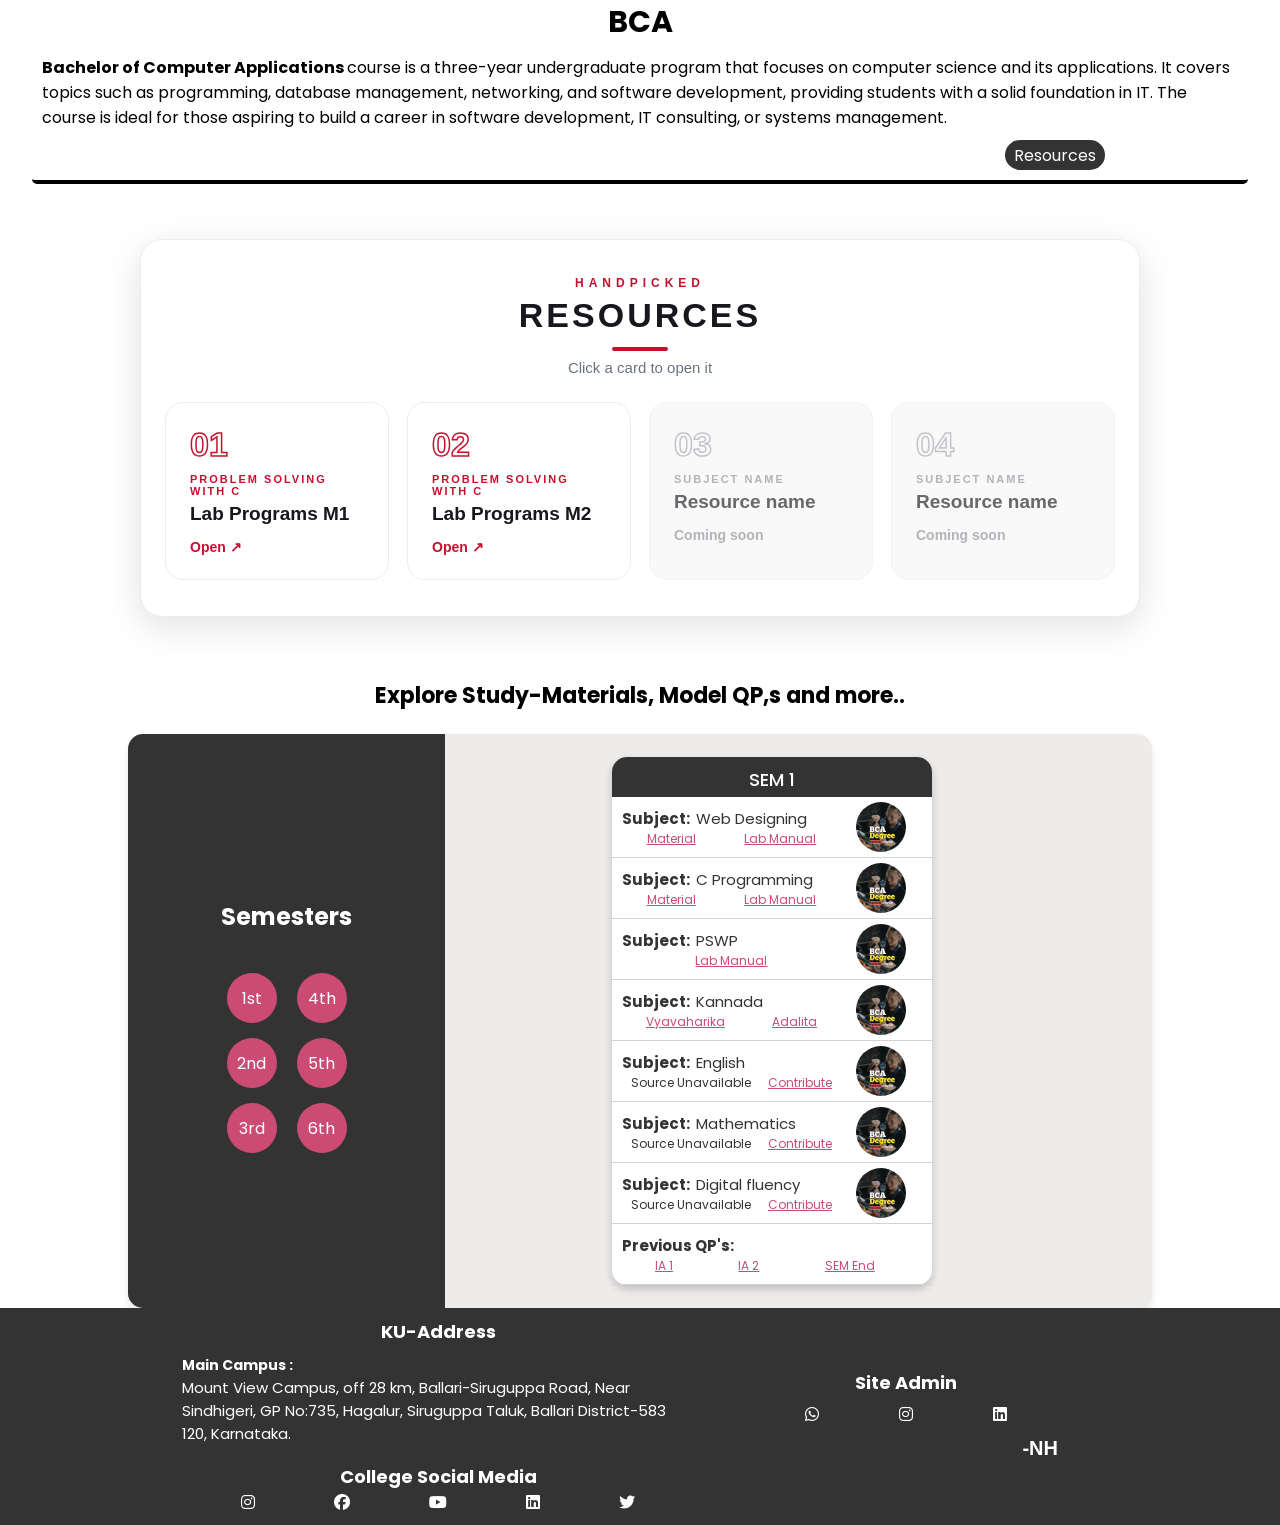
<file: html/BCA.html>
<!DOCTYPE html>
<html lang="en">

<head>
    <meta charset="UTF-8">
    <meta name="viewport" content="width=device-width, initial-scale=1.0">
    <title>BCA</title>
    <link rel="stylesheet" href="/styles/bca.css">
    <link rel="icon" type="image/png" href="/data/media/favku.ico">

    <style>
    /* ===== Resources section only (scoped with res- prefix, does not touch the old style) ===== */
    .res-sec{box-sizing:border-box;width:92%;max-width:1000px;align-self:center;margin:40px auto;padding:36px 24px;background:#fff;border:1px solid #ececf0;border-radius:22px;box-shadow:0 10px 36px rgba(20,20,30,.12);color:#16181d;font-family:'Segoe UI',Roboto,Helvetica,Arial,sans-serif;}
    .res-head{text-align:center;margin-bottom:26px}
    .res-eyebrow{display:block;font-size:12px;font-weight:700;letter-spacing:5px;text-transform:uppercase;color:#c8102e}
    .res-head h2{margin:6px 0 0;font-size:clamp(24px,4vw,34px);font-weight:800;letter-spacing:3px;text-transform:uppercase;color:#16181d}
    .res-head h2::after{content:"";display:block;width:56px;height:4px;border-radius:4px;background:#c8102e;margin:12px auto 8px}
    .res-head p{margin:0;color:#6b7280;font-size:15px}
    .res-grid{display:grid;grid-template-columns:repeat(auto-fit,minmax(210px,1fr));gap:18px;width:100%}
    .res-card{position:relative;display:flex;flex-direction:column;gap:6px;padding:24px;background:#fff;border:1px solid #ececf0;border-radius:18px;overflow:hidden;text-decoration:none;color:#16181d;transition:transform .3s,box-shadow .3s,border-color .3s}
    .res-card::before{content:"";position:absolute;left:0;top:0;bottom:0;width:4px;background:#c8102e;transform:scaleY(0);transform-origin:top;transition:transform .3s}
    .res-num{font-size:34px;font-weight:800;line-height:1;color:transparent;-webkit-text-stroke:1.5px #c8102e;transition:color .3s}
    .res-sub{font-size:11px;font-weight:700;letter-spacing:2px;text-transform:uppercase;color:#c8102e;margin-top:6px}
    .res-name{font-size:19px;font-weight:700}
    .res-go{margin-top:8px;font-size:14px;font-weight:700;color:#c8102e}
    a.res-card:hover{transform:translateY(-5px);border-color:rgba(200,16,46,.3);box-shadow:0 18px 40px rgba(200,16,46,.16)}
    a.res-card:hover::before{transform:scaleY(1)}
    a.res-card:hover .res-num{color:#c8102e}
    .res-card.off{background:#f6f6f8;cursor:not-allowed;opacity:.65}
    .res-card.off .res-num{-webkit-text-stroke-color:#a3a3ad}
    .res-card.off .res-sub,.res-card.off .res-go{color:#8b8b96}
    .res-card{box-sizing:border-box;min-width:0}
    @media(max-width:700px){.res-sec{width:94%;padding:26px 14px;margin:28px auto}.res-grid{grid-template-columns:repeat(2,1fr);gap:12px}.res-card{padding:16px}.res-num{font-size:26px}.res-name{font-size:16px}.res-sub{font-size:10px;letter-spacing:1px}}
    @media(max-width:380px){.res-grid{grid-template-columns:1fr}}
    </style>

</head>

<body>


    <div class="course-head">
        <h4 class="course-head-bca">
            BCA
        </h4>
        <p>
            <b>Bachelor of Computer Applications </b> course is a three-year undergraduate program that focuses on
            computer
            science and its applications. It covers topics such as programming, database management, networking, and
            software development, providing students with a solid foundation in IT. The course is ideal for those
            aspiring
            to build a career in software development, IT consulting, or systems management.
        </p>
        <a href="#resources">
            <div class="prj-button">Resources</div>
        </a>
    </div>


    <!-------------------------- NEW: Resources (top) -------------------->
    <section class="res-sec" id="resources">
        <div class="res-head">
            <span class="res-eyebrow">Handpicked</span>
            <h2>Resources</h2>
            <p>Click a card to open it</p>
        </div>
        <div class="res-grid" id="res-grid"></div>
    </section>


    <!-------------------------- Materials card starts (old style, unchanged) -------------------->

    <h3>Explore Study-Materials, Model QP,s and more..</h3>
    <div class="holderr">

        <!--Left Section with Circular Buttons-->
        <div class="left-section">
            <h2>Semesters</h2>
            <div class="btn-holderr">

                <div class="btnsss">
                    <div class="buttonzz button" data-target="cardzx1">1st</div>
                    <div class="buttonzz button" data-target="cardzx2">2nd</div>
                    <div class="buttonzz button" data-target="cardzx3">3rd</div>

                </div>
                <div class="btnsss">
                    <div class="buttonzz button" data-target="cardzx4">4th</div>
                    <div class="buttonzz button" data-target="cardzx5">5th</div>
                    <div class="buttonzz button" data-target="cardzx6">6th</div>

                </div>
            </div>

        </div>

        <!--Right Section with cardzxs-->
        <div class="right-section">

            <!----------------------- sem 1 card ------------------->
            <div class="cardzx active" id="cardzx1">
                <div class="card">
                    <div class="card-head">
                        <h2>SEM 1 </h2>
                    </div>

                    <div class="part">
                        <div class="text">
                            <p><b>Subject: </b>Web Designing</p>
                            <p id="links"><a href="https://drive.google.com/file/d/1mMMwwLeK2fElNwkraoLydDpFtHtn9j7s/view?usp=sharing">Material</a>
                                <a href="https://drive.google.com/uc?export=download&amp;id=1OJn7SQUgyIF_L2tVeKiD1UCpGgjdpSdq">Lab Manual</a></p>
                        </div>
                        <div class="image-holderr">
                            <img alt="Image 1" src="/data/media/bca.jpeg" />
                        </div>
                    </div>

                    <div class="part">
                        <div class="text">
                            <p><b>Subject: </b>C Programming</p>
                            <p id="links"><a href="https://drive.google.com/uc?export=download&amp;id=1M93H17H5EEAMYLsUgEAJOwBZ27xEvOgP">Material</a>
                                <a href="https://drive.google.com/uc?export=download&amp;id=1WzialRU3vrsre3_v_QRb4C4XS0keAIHp">Lab Manual</a></p>
                        </div>
                        <div class="image-holderr">
                            <img alt="Image 1" src="/data/media/bca.jpeg" />
                        </div>
                    </div>

                    <div class="part">
                        <div class="text">
                            <p><b>Subject: </b>PSWP</p>
                            <p id="links"><a href="https://drive.google.com/uc?export=download&amp;id=15sLdOqU5t7n504Yi30kYZnAx6S_2tkk0">Lab Manual</a></p>
                        </div>
                        <div class="image-holderr">
                            <img alt="Image 1" src="/data/media/bca.jpeg" />
                        </div>
                    </div>

                    <div class="part">
                        <div class="text">
                            <p><b>Subject: </b>Kannada</p>
                            <p id="links"><a href="https://drive.google.com/file/d/1w6QOrgyYrcvjwNvyFsz52zS-w5eEnYlK/view?usp=sharing">Vyavaharika</a>
                                <a href="https://drive.google.com/file/d/11iFwLM5dnRbP5JdRkSmDj4QhYPRjD69j/view?usp=sharing">Adalita</a></p>
                        </div>
                        <div class="image-holderr">
                            <img alt="Image 1" src="/data/media/bca.jpeg" />
                        </div>
                    </div>

                    <div class="part">
                        <div class="text">
                            <p><b>Subject: </b>English</p>
                            <p id="links">Source Unavailable <a href="https://wa.link/2pcbx4">Contribute</a></p>
                        </div>
                        <div class="image-holderr">
                            <img alt="Image 1" src="/data/media/bca.jpeg" />
                        </div>
                    </div>

                    <div class="part">
                        <div class="text">
                            <p><b>Subject: </b>Mathematics</p>
                            <p id="links">Source Unavailable <a href="https://wa.link/2pcbx4">Contribute</a></p>
                        </div>
                        <div class="image-holderr">
                            <img alt="Image 1" src="/data/media/bca.jpeg" />
                        </div>
                    </div>

                    <div class="part">
                        <div class="text">
                            <p><b>Subject: </b>Digital fluency</p>
                            <p id="links">Source Unavailable <a href="https://wa.link/2pcbx4">Contribute</a></p>
                        </div>
                        <div class="image-holderr">
                            <img alt="Image 1" src="/data/media/bca.jpeg" />
                        </div>
                    </div>

                    <div class="part">
                        <div class="softwares">
                            <p><b>Previous QP's:</b></p>
                            <p id="links"><a href="https://drive.google.com/file/d/1khy9TpPm8O1Zby5Ko2SEonPTHdJBxLJB/view?usp=sharing">IA 1</a>
                                <a href="https://drive.google.com/file/d/1yLSqwxqYbRRbZpwa0FWMJ2H9bBbHGR8V/view?usp=sharing">IA 2</a>
                                <a href="https://drive.google.com/file/d/1KrfnGCL-8asLgz29AY-UBAU-CcGGtgUh/view?usp=sharing">SEM End</a></p>
                        </div>
                    </div>
                </div>
            </div>

            <!----------------------- sem 2 card ------------------->
            <div class="cardzx" id="cardzx2">
                <div class="card">
                    <div class="card-head">
                        <h2>SEM 2 </h2>
                    </div>

                    <div class="part">
                        <div class="text">
                            <p><b>Subject: </b>Java</p>
                            <p id="links"><a href="https://drive.google.com/uc?export=download&amp;id=1PrVDNRrBORL3VP0pxjx1kapD-sSTFj3O">Material</a>
                                <a href="https://drive.google.com/uc?export=download&amp;id=1wSYVbu7Ok_UeEHDM0hhY0pXmnv-h6cUo">Lab Manual</a></p>
                        </div>
                        <div class="image-holderr">
                            <img alt="Image 1" src="/data/media/bca.jpeg" />
                        </div>
                    </div>

                    <div class="part">
                        <div class="text">
                            <p><b>Subject: </b>Data Structures C</p>
                            <p id="links"><a href="https://drive.google.com/uc?export=download&amp;id=1QNkPP0OIqAzP_CvhWM7TDaiO9zJapdAm">Material</a>
                                <a href="https://drive.google.com/uc?export=download&amp;id=1jMqIEmtCBEdu9HdMkAjhNYawcwPiV23J">Lab Manual</a></p>
                        </div>
                        <div class="image-holderr">
                            <img alt="Image 1" src="/data/media/bca.jpeg" />
                        </div>
                    </div>

                    <div class="part">
                        <div class="text">
                            <p><b>Subject: </b>Operating system</p>
                            <p id="links"><a href="https://drive.google.com/uc?export=download&amp;id=1OpRNrhSPaYx86ZJK6TxhRIbNfgIoq73U">Material</a></p>
                        </div>
                        <div class="image-holderr">
                            <img alt="Image 1" src="/data/media/bca.jpeg" />
                        </div>
                    </div>

                    <div class="part">
                        <div class="text">
                            <p><b>Subject: </b>UNIX</p>
                            <p id="links"><a href="https://drive.google.com/uc?export=download&amp;id=1nJuF5pWqXpHZw7Ij4bTu90DX3P5i0S-S">Lab Manual</a></p>
                        </div>
                        <div class="image-holderr">
                            <img alt="Image 1" src="/data/media/bca.jpeg" />
                        </div>
                    </div>

                    <div class="part">
                        <div class="text">
                            <p><b>Subject: </b>Indian Constitution</p>
                            <p id="links">Source Unavailable <a href="https://wa.link/2pcbx4">Contribute</a></p>
                        </div>
                        <div class="image-holderr">
                            <img alt="Image 1" src="/data/media/bca.jpeg" />
                        </div>
                    </div>

                    <div class="part">
                        <div class="text">
                            <p><b>Subject: </b>English</p>
                            <p id="links">Source Unavailable <a href="https://wa.link/2pcbx4">Contribute</a></p>
                        </div>
                        <div class="image-holderr">
                            <img alt="Image 1" src="/data/media/bca.jpeg" />
                        </div>
                    </div>

                    <div class="part">
                        <div class="softwares">
                            <p><b>Previous QP's:</b></p>
                            <p id="links"><a href="https://drive.google.com/file/d/1HHZJMXFCmODBF3M-AQSknZ58VtpMClLq/view?usp=sharing">IA 1</a>
                                <a href="https://drive.google.com/file/d/1jByN206eGIwXjmsBgIu3SelfD0pmDP-O/view?usp=sharing">IA 2</a>
                                <a href="https://drive.google.com/file/d/1Hke-h5E-jRj3z2TsLA08DDpDzOiUzlvr/view?usp=sharing">SEM End</a></p>
                        </div>
                    </div>
                </div>
            </div>

            <!----------------------- sem 3 card ------------------->
            <div class="cardzx" id="cardzx3">
                <div class="card">
                    <div class="card-head">
                        <h2>SEM 3 </h2>
                    </div>

                    <div class="part">
                        <div class="text">
                            <p><b>Subject: </b>Python</p>
                            <p id="links"><a href="https://drive.google.com/drive/folders/1p8cZNohSFL9joNNFbBrC9CMzaS72a3Kt?usp=sharing">Material</a>
                                <a href="https://drive.google.com/file/d/1bIkgAj7AwGws3S1ZpQDYjzl22ottlznF/view?usp=sharing">Record</a></p>
                        </div>
                        <div class="image-holderr">
                            <img alt="Image 1" src="/data/media/bca.jpeg" />
                        </div>
                    </div>

                    <div class="part">
                        <div class="text">
                            <p><b>Subject: </b>DBMS</p>
                            <p id="links"><a href="https://drive.google.com/drive/folders/1RoFZlUfTwGeGNqI7Qolk9soNMTsUD0Oz?usp=sharing">Material</a>
                                <a href="https://drive.google.com/file/d/1VXGn4uZY-M2xf-EOSL852qh4tsZuQ2cP/view?usp=sharing">Record</a></p>
                        </div>
                        <div class="image-holderr">
                            <img alt="Image 1" src="/data/media/bca.jpeg" />
                        </div>
                    </div>

                    <div class="part">
                        <div class="text">
                            <p><b>Subject: </b>AI</p>
                            <p id="links"><a href="https://drive.google.com/drive/folders/1nhLNnywtTppPDyLqeqwXZZSQ2s9pOYiG?usp=sharing">Material</a>
                                <a href="https://drive.google.com/file/d/1guteqka0oi0qhjqTEV09tqHt0aT1-7Az/view?usp=sharing">Record</a></p>
                        </div>
                        <div class="image-holderr">
                            <img alt="Image 1" src="/data/media/bca.jpeg" />
                        </div>
                    </div>

                    <div class="part">
                        <div class="text">
                            <p><b>Subject: </b>EVS</p>
                            <p id="links"><a href="https://drive.google.com/drive/folders/1I6aii_eW2nDkfXAvc3Ue-HlzsK5yIAgu?usp=sharing">Material</a></p>
                        </div>
                        <div class="image-holderr">
                            <img alt="Image 1" src="/data/media/bca.jpeg" />
                        </div>
                    </div>

                    <div class="part">
                        <div class="text">
                            <p><b>Subject: </b>UHV</p>
                            <p id="links"><a href="https://drive.google.com/drive/folders/1FTRXNDnlWy0xEVvWkAn8F3Y2btBfrmd0?usp=sharing">Material</a></p>
                        </div>
                        <div class="image-holderr">
                            <img alt="Image 1" src="/data/media/bca.jpeg" />
                        </div>
                    </div>

                    <div class="part">
                        <div class="text">
                            <p><b>Subject: </b>Mathematics</p>
                            <p id="links">Source Unavailable <a href="https://wa.link/2pcbx4">Contribute</a></p>
                        </div>
                        <div class="image-holderr">
                            <img alt="Image 1" src="/data/media/bca.jpeg" />
                        </div>
                    </div>

                    <div class="part">
                        <div class="softwares">
                            <p><b>Previous QP's:</b></p>
                            <p id="links"><a href="https://drive.google.com/drive/folders/1mMDuxJ6X8q1SDYE1owK1pWXvlY36aWfM?usp=sharing">IA papers</a>
                                <a href="https://drive.google.com/drive/folders/1DpKqPx-D0TlMJJe6Lg6DxmitbkKHTDKV">SEM End</a></p>
                        </div>
                    </div>
                </div>
            </div>

            <!----------------------- sem 4 card ------------------->
            <div class="cardzx" id="cardzx4">
                <div class="card">
                    <div class="card-head">
                        <h2>SEM 4 </h2>
                    </div>

                    <div class="part">
                        <div class="text">
                            <p><b>Subject: </b>C#.NET</p>
                            <p id="links"><a href="https://drive.google.com/file/d/1f52XHtJE3lJQDK5ShzZQNG9JNUsc6C4s/view?usp=drivesdk">Record</a></p>
                        </div>
                        <div class="image-holderr">
                            <img alt="Image 1" src="/data/media/bca.jpeg" />
                        </div>
                    </div>

                    <div class="part">
                        <div class="text">
                            <p><b>Subject: </b>Advanced Web</p>
                            <p id="links"><a href="#">Not Available</a></p>
                        </div>
                        <div class="image-holderr">
                            <img alt="Image 1" src="/data/media/bca.jpeg" />
                        </div>
                    </div>

                    <div class="part">
                        <div class="text">
                            <p><b>Subject: </b>Operations Research</p>
                            <p id="links"><a href="#">Not Available</a></p>
                        </div>
                        <div class="image-holderr">
                            <img alt="Image 1" src="/data/media/bca.jpeg" />
                        </div>
                    </div>

                    <div class="part">
                        <div class="text">
                            <p><b>Subject: </b>Computer Networks</p>
                            <p id="links"><a href="#">Not Available</a></p>
                        </div>
                        <div class="image-holderr">
                            <img alt="Image 1" src="/data/media/bca.jpeg" />
                        </div>
                    </div>

                    <div class="part">
                        <div class="text">
                            <p><b>Subject: </b>Machine Learning</p>
                            <p id="links"><a href="#">Not Available</a>
                                <a href="https://drive.google.com/file/d/1KVR6lJV-te_0fAYBxLZjddsw1L2wAghZ/view?usp=drivesdk">Record</a></p>
                        </div>
                        <div class="image-holderr">
                            <img alt="Image 1" src="/data/media/bca.jpeg" />
                        </div>
                    </div>

                    <div class="part">
                        <div class="softwares">
                            <p><b>Previous QP's:</b></p>
                            
                        </div>
                    </div>
                </div>
            </div>

            <!----------------------- sem 5 card ------------------->
            <div class="cardzx" id="cardzx5">
                <div class="card">
                    <div class="card-head">
                        <h2>SEM 5 </h2>
                    </div>

                    <div class="part">
                        <div class="text">
                            <p><b>Subject: </b>DAA</p>
                            <p id="links"><a href="https://drive.google.com/file/d/15alAiFxEM4wIYQIjHgubJFQBdby-5tLZ/view?usp=sharing">Record</a></p>
                        </div>
                        <div class="image-holderr">
                            <img alt="Image 1" src="/data/media/bca.jpeg" />
                        </div>
                    </div>

                    <div class="part">
                        <div class="text">
                            <p><b>Subject: </b>R programming</p>
                            <p id="links"><a href="https://drive.google.com/file/d/1inzvzBEQkasvvvLkGuIqlYH6FrHJ1qmF/view?usp=sharing">Record</a></p>
                        </div>
                        <div class="image-holderr">
                            <img alt="Image 1" src="/data/media/bca.jpeg" />
                        </div>
                    </div>

                    <div class="part">
                        <div class="text">
                            <p><b>Subject: </b>Software Engineering</p>
                            <p id="links">Source Unavailable <a href="https://wa.link/2pcbx4">Contribute</a></p>
                        </div>
                        <div class="image-holderr">
                            <img alt="Image 1" src="/data/media/bca.jpeg" />
                        </div>
                    </div>

                    <div class="part">
                        <div class="text">
                            <p><b>Subject: </b>Deep learning</p>
                            <p id="links">Source Unavailable <a href="https://wa.link/2pcbx4">Contribute</a></p>
                        </div>
                        <div class="image-holderr">
                            <img alt="Image 1" src="/data/media/bca.jpeg" />
                        </div>
                    </div>

                    <div class="part">
                        <div class="text">
                            <p><b>Subject: </b>Big Data</p>
                            <p id="links">Source Unavailable <a href="https://wa.link/2pcbx4">Contribute</a></p>
                        </div>
                        <div class="image-holderr">
                            <img alt="Image 1" src="/data/media/bca.jpeg" />
                        </div>
                    </div>

                    <div class="part">
                        <div class="softwares">
                            <p><b>Previous QP's:</b></p>
                            <p id="links"><a href="https://drive.google.com/drive/folders/1ZUzywxBRhosAzNhFBl_1a1Gu4upeL4wx?usp=sharing">IA papers</a>
                                <a href="https://drive.google.com/drive/folders/1c69TPbWEstgAjJGYulLrHCyV0-ETtVtB?usp=sharing">SEM End</a></p>
                        </div>
                    </div>
                </div>
            </div>

            <!----------------------- sem 6 card ------------------->
            <div class="cardzx" id="cardzx6">
                <div class="card">
                    <div class="card-head">
                        <h2>SEM 6 </h2>
                    </div>

                    <div class="part part-loading">
                        <div class="text-loading">.</div>
                        <div class="image-loading">
                        </div>
                    </div>

                    <div class="part part-loading">
                        <div class="text-loading">.</div>
                        <div class="image-loading">
                        </div>
                    </div>

                    <div class="part part-loading">
                        <div class="text-loading">.</div>
                        <div class="image-loading">
                        </div>
                    </div>

                    <div class="part part-loading">
                        <div class="text-loading">.</div>
                        <div class="image-loading">
                        </div>
                    </div>

                    <div class="part part-loading">
                        <div class="text-loading">.</div>
                        <div class="image-loading">
                        </div>
                    </div>

                    <div class="part part-loading">
                        <div class="text-loading">.</div>
                        <div class="image-loading">
                        </div>
                    </div>

                    <div class="part part-loading">
                        <div class="text-loading">.</div>
                        <div class="image-loading">
                        </div>
                    </div>
                </div>
            </div>

        </div>
    </div>


    <!----------------------- card main conatiner endss ------------------->


    <!--footer-->


    <div class="foooter">
        <div class="address-div">
            <h5 class="address-heading">KU-Address</h5>
            <p class="sub-address-heading"> <b> Main Campus :</b></p>
            <p class="description-address desadd15"> Mount View Campus, off 28 km, Ballari-Siruguppa Road,
                Near Sindhigeri, GP No:735, Hagalur, Siruguppa Taluk,
                Ballari District-583 120, Karnataka.</p>

            <h5 class="address-heading" style="margin-top:18px;">College Social Media</h5>
            <div class="s-media">
                <a href="https://www.instagram.com/kishkindauniversity/"><i class="fa-brands fa-instagram"></i></a>
                <a href="https://www.facebook.com/kishkindauniversity"><i class="fa-brands fa-facebook"></i></a>
                <a href="https://www.youtube.com/@KishkindaUniversity"><i class="fa-brands fa-youtube"></i></a>
                <a href="https://www.linkedin.com/company/kishkindauniversity/"><i class="fa-brands fa-linkedin"></i></a>
                <a href="https://x.com/KishkindaUni"><i class="fa-brands fa-twitter"></i></a>
            </div>
        </div>

        <div class="contact-div">
            <h5 class="address-heading">Site Admin</h5>
            <div class="s-c-media">
                <a href="https://wa.link/0ijg5t"> <i class="fa-brands fa-whatsapp"></i></a>
                <a href="https://www.instagram.com/nawazuddin.nz"> <i class="fa-brands fa-instagram"></i></a>
                <!-- TODO: put your LinkedIn profile URL in href -->
                <a href="#"> <i class="fa-brands fa-linkedin"></i></a>
            </div>

            <h3 id="nh">-NH</h3>
        </div>
    </div>


    <script>
        /* =============================================================
           RESOURCES - edit only this list.
           active:true  -> card opens the link in a new tab
           active:false -> card is greyed out (deactivated)
           To activate later: change link and set active:true
           ============================================================= */
        const RESOURCES = [
            { subject: "Problem Solving with C", name: "Lab Programs M1", active: true,
              link: "https://docs.google.com/document/d/1xQAvAoYWuhKezzJ-atUG6UxEQXWhiNSp/edit?usp=sharing&ouid=103105048356912197951&rtpof=true&sd=true" },
            { subject: "Problem Solving with C", name: "Lab Programs M2", active: true,
              link: "https://docs.google.com/document/d/1C_E6xeXsxa8AyAcev-WMecYkobL8E7_W/edit?usp=sharing&ouid=103105048356912197951&rtpof=true&sd=true" },
            { subject: "Subject name", name: "Resource name", active: false, link: "#" },
            { subject: "Subject name", name: "Resource name", active: false, link: "#" }
        ];

        const resGrid = document.getElementById('res-grid');
        RESOURCES.forEach((r, i) => {
            const card = document.createElement(r.active ? 'a' : 'div');
            card.className = 'res-card' + (r.active ? '' : ' off');
            if (r.active) { card.href = r.link; card.target = '_blank'; card.rel = 'noopener'; }
            else { card.setAttribute('aria-disabled', 'true'); }
            const add = (cls, text) => { const s = document.createElement('span'); s.className = cls; s.textContent = text; card.appendChild(s); };
            add('res-num', String(i + 1).padStart(2, '0'));
            add('res-sub', r.subject);
            add('res-name', r.name);
            add('res-go', r.active ? 'Open \u2197' : 'Coming soon');
            resGrid.appendChild(card);
        });


        // ---- semester tabs (original code) ----
        // Get all buttons and cardzxs
        const buttons = document.querySelectorAll('.buttonzz');
        const cardzxs = document.querySelectorAll('.cardzx');

        // Add click event to each button
        buttons.forEach(button => {
            button.addEventListener('click', function () {
                // Remove active class from all cardzxs
                cardzxs.forEach(cardzx => cardzx.classList.remove('active'));
                buttons.forEach(btn => btn.classList.remove('active')); // Remove active class from buttons

                // Get the target cardzx ID and show it
                const targetId = this.getAttribute('data-target');
                document.getElementById(targetId).classList.add('active');

                // Add active class to the clicked button
                this.classList.add('active');
            });
        });
    </script>
</body>

</html>
</file>
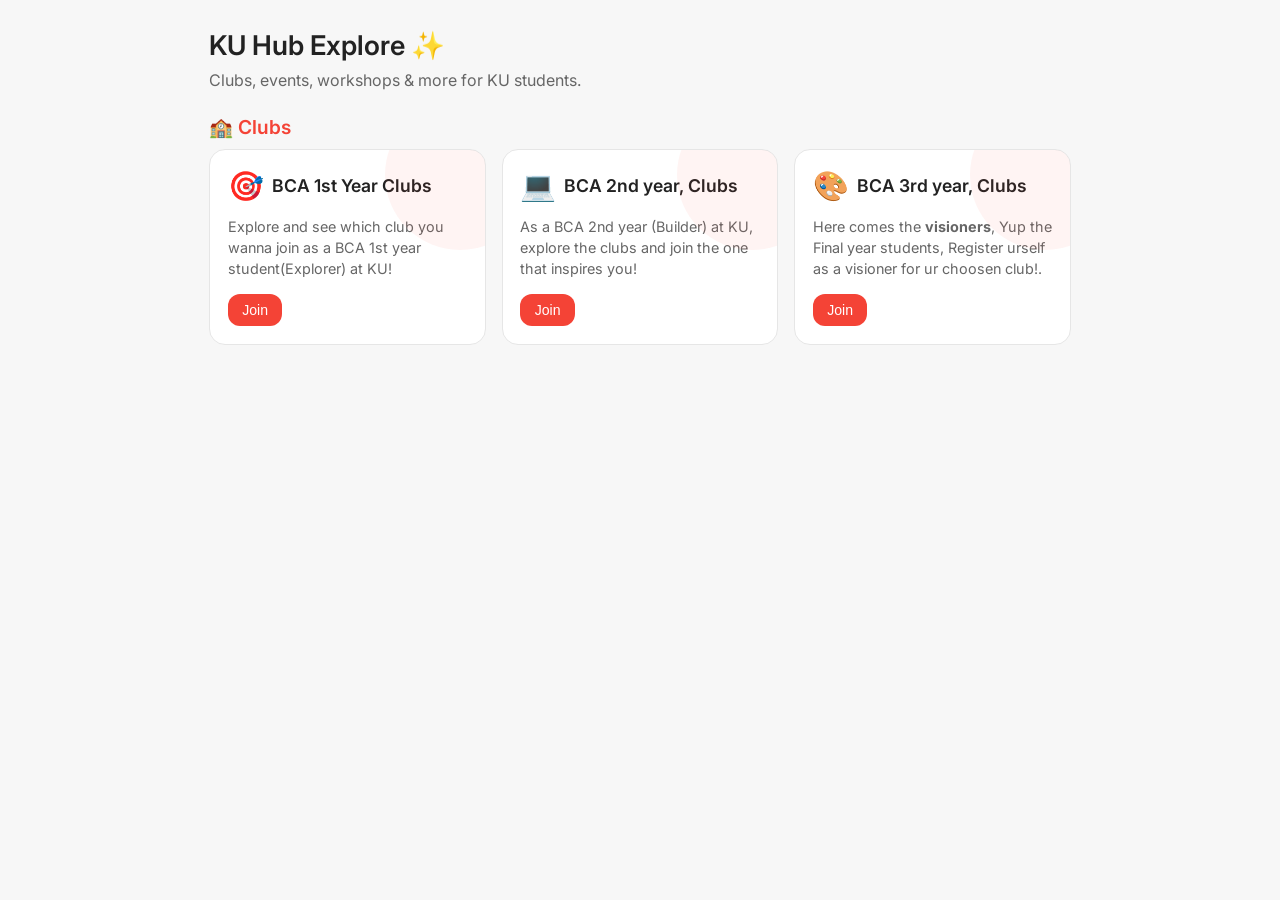
<file: html/events.html>
<!DOCTYPE html>
<html lang="en">
<head>
  <meta charset="UTF-8" />
  <meta name="viewport" content="width=device-width, initial-scale=1.0" />
  <title>KU Hub | Explore</title>

  <link href="https://fonts.googleapis.com/css2?family=Inter:wght@300;400;500;600&display=swap" rel="stylesheet" />

  <style>
    :root {
      --ku-red: #f44336;
      --ku-bg: #f7f7f7;
      --ku-text: #222;
      --ku-soft: #666;
      --ku-border: #e6e6e6;
      --radius: 16px;
      --transition: 0.2s ease;
    }

    * {
      margin: 0;
      padding: 0;
      box-sizing: border-box;
    }

    body {
      font-family: "Inter", sans-serif;
      background: var(--ku-bg);
      color: var(--ku-text);
      padding: 1.8rem 0;
      display: flex;
      justify-content: center;
    }

    .wrapper {
      width: 100%;
      max-width: 900px;
      padding: 0 1.2rem;
    }

    h1 {
      font-size: 1.7rem;
      font-weight: 600;
      margin-bottom: 0.5rem;
      display: flex;
      align-items: center;
      gap: 0.5rem;
    }

    h2.section-title {
      margin-top: 1.6rem;
      margin-bottom: 0.6rem;
      font-size: 1.2rem;
      font-weight: 600;
      display: flex;
      align-items: center;
      gap: 0.4rem;
      color: var(--ku-red);
    }

    /* GRID */
    .grid {
      display: grid;
      grid-template-columns: repeat(auto-fit, minmax(250px, 1fr));
      gap: 1rem;
    }

    /* CARD */
    .card {
      background: #fff;
      border: 1px solid var(--ku-border);
      border-radius: var(--radius);
      padding: 1.1rem;
      display: flex;
      flex-direction: column;
      gap: 0.9rem;
      position: relative;
      overflow: hidden;
      transition: var(--transition);
    }

    .card:hover {
      transform: translateY(-4px);
      box-shadow: 0 12px 24px rgba(0, 0, 0, 0.06);
      border-color: rgba(244, 67, 54, 0.35);
    }

    .card::after {
      content: "";
      position: absolute;
      width: 150px;
      height: 150px;
      background: rgba(244, 67, 54, 0.06);
      border-radius: 50%;
      top: -50px;
      right: -50px;
    }

    .emoji {
      font-size: 1.8rem;
    }

    .card-title {
      font-size: 1.1rem;
      font-weight: 600;
      display: flex;
      align-items: center;
      gap: 0.5rem;
    }

    .card-desc {
      font-size: 0.9rem;
      color: var(--ku-soft);
      line-height: 1.45;
    }

    .card-btn {
      margin-top: auto;
      padding: 0.50rem 0.9rem;
      border-radius: 12px;
      background: var(--ku-red);
      border: none;
      color: white;
      font-size: 0.88rem;
      cursor: pointer;
      transition: var(--transition);
    }

    .card-btn:hover {
      background: #e53935;
      box-shadow: 0 6px 14px rgba(244,67,54,0.35);
      transform: translateY(-2px);
    }

    @media (max-width: 600px) {
      h1 {
        font-size: 1.5rem;
      }
      .card-btn {
        width: 100%;
      }
    }
  </style>
</head>
<body>

  <div class="wrapper">

    <h1>KU Hub Explore ✨</h1>
    <p style="color: var(--ku-soft); margin-bottom:1.2rem;">
      Clubs, events, workshops & more for KU students.
    </p>

    <!-- SECTION: Clubs -->
    <h2 class="section-title">🏫 Clubs</h2>
    <div class="grid">

      <!-- CARD 1 (custom as you requested) -->
      <div class="card">
        <div class="card-title">
          <span class="emoji">🎯</span> BCA 1st Year Clubs
        </div>
        <div class="card-desc">
         Explore and see which club you wanna join as a BCA 1st year student(Explorer) at KU!
        </div>
       <a href="https://forms.gle/6kTaG1Adchev76Ce7"> <button class="card-btn">Join</button></a>
      </div>

      <!-- CARD 2 -->
      <div class="card">
        <div class="card-title">
          <span class="emoji">💻</span> BCA 2nd year, Clubs
        </div>
        <div class="card-desc">
          As a BCA 2nd year (Builder) at KU, explore the clubs and join the one that inspires you!
        </div>
 <a href="https://forms.gle/2yiQ1qT98wVv2XfNA"> <button class="card-btn">Join</button></a>
      </div>

      <!-- CARD 3 -->
      <div class="card">
        <div class="card-title">
          <span class="emoji">🎨</span>  BCA 3rd year, Clubs
        </div>
        <div class="card-desc">
          Here comes the <b>visioners</b>, Yup the Final year students, Register urself as a visioner for ur choosen club!.
        </div>
        <a href="https://forms.gle/GC1Kar4n31cvmmDF6"> <button class="card-btn">Join</button></a>
      </div>

    </div>



  </div>

</body>
</html>
</file>
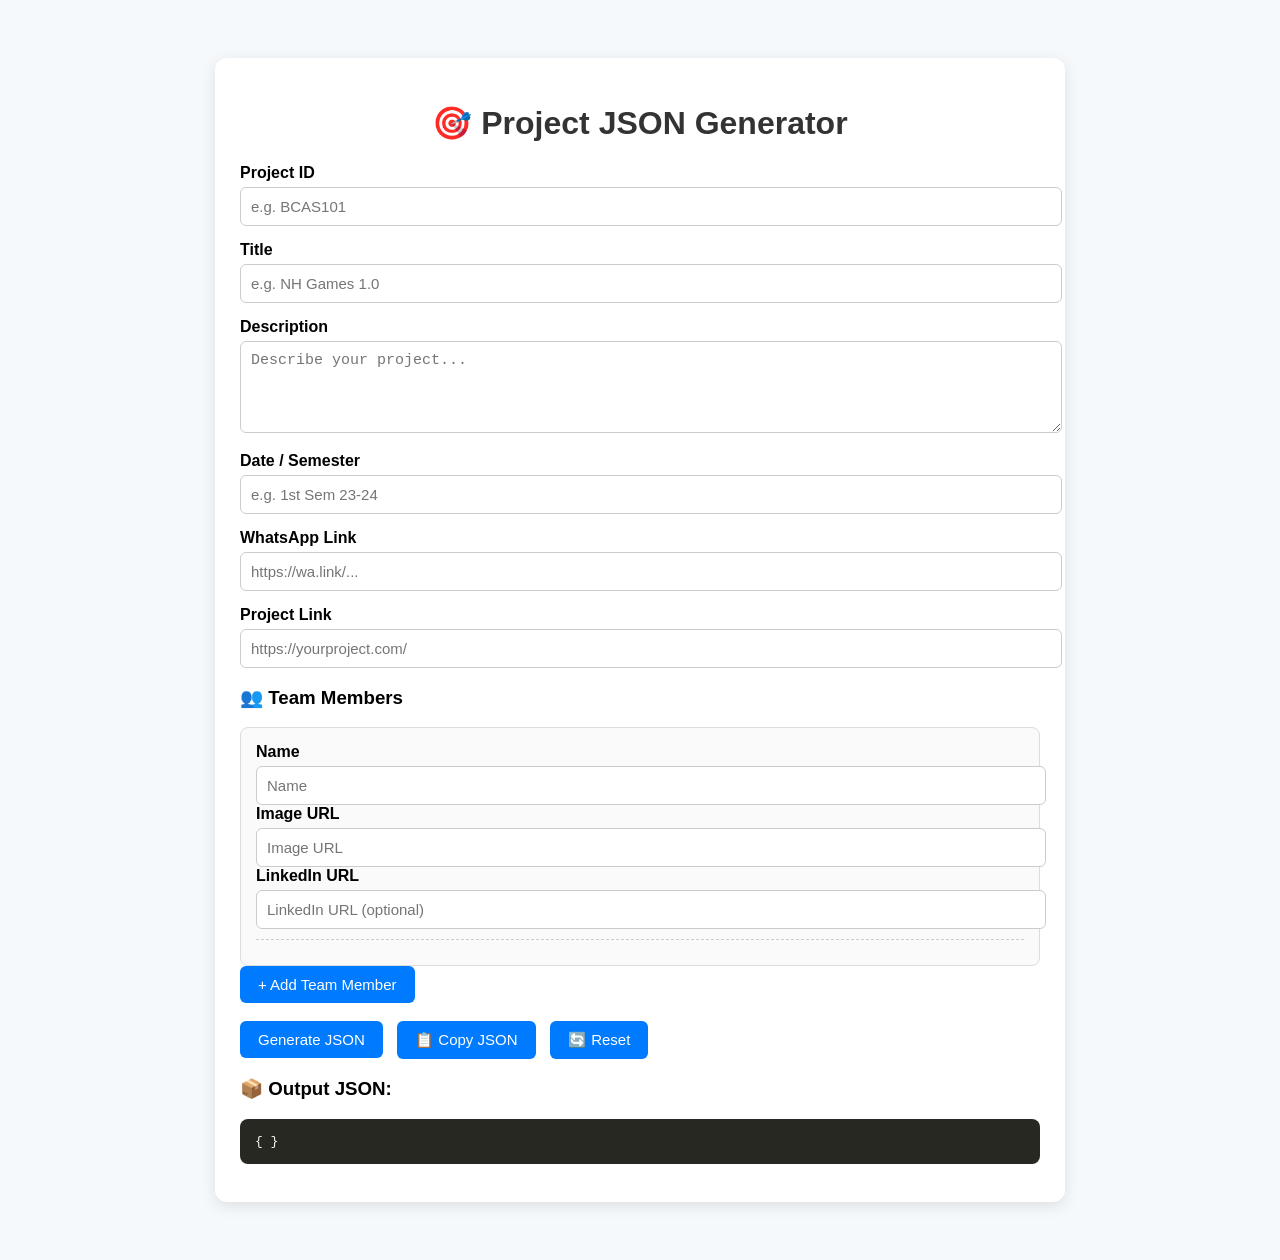
<file: html/jsongen.html>
<!DOCTYPE html>
<html lang="en">
<head>
  <meta charset="UTF-8" />
  <meta name="viewport" content="width=device-width, initial-scale=1.0" />
  <title>Project JSON Generator</title>
  <style>
    body {
      font-family: "Segoe UI", sans-serif;
      background: #f6f9fc;
      padding: 20px;
    }
    h1 {
      text-align: center;
      color: #333;
    }
    .container {
      max-width: 800px;
      background: white;
      margin: 30px auto;
      padding: 25px;
      border-radius: 12px;
      box-shadow: 0 4px 15px rgba(0,0,0,0.1);
    }
    .form-group {
      margin-bottom: 15px;
    }
    label {
      font-weight: 600;
      display: block;
      margin-bottom: 5px;
    }
    input, textarea {
      width: 100%;
      padding: 10px;
      border-radius: 6px;
      border: 1px solid #ccc;
      font-size: 15px;
    }
    textarea {
      resize: vertical;
      min-height: 70px;
    }
    button {
      background: #007bff;
      color: white;
      border: none;
      padding: 10px 18px;
      border-radius: 6px;
      cursor: pointer;
      font-size: 15px;
      margin-right: 10px;
    }
    button:hover {
      background: #0056b3;
    }
    .team-container {
      margin-top: 15px;
      border: 1px solid #ddd;
      border-radius: 8px;
      padding: 15px;
      background: #fafafa;
    }
    .team-member {
      border-bottom: 1px dashed #ccc;
      padding-bottom: 10px;
      margin-bottom: 10px;
    }
    pre {
      background: #272822;
      color: #f8f8f2;
      padding: 15px;
      border-radius: 8px;
      overflow-x: auto;
      white-space: pre-wrap;
    }
    .toast {
      position: fixed;
      top: 20px;
      right: 20px;
      background: #28a745;
      color: white;
      padding: 10px 18px;
      border-radius: 6px;
      box-shadow: 0 3px 10px rgba(0,0,0,0.2);
      opacity: 0;
      transition: opacity 0.3s ease;
    }
    .toast.show {
      opacity: 1;
    }
  </style>
</head>
<body>
  <div class="container">
    <h1>🎯 Project JSON Generator</h1>

    <div class="form-group">
      <label>Project ID</label>
      <input type="text" id="id" placeholder="e.g. BCAS101" />
    </div>

    <div class="form-group">
      <label>Title</label>
      <input type="text" id="title" placeholder="e.g. NH Games 1.0" />
    </div>

    <div class="form-group">
      <label>Description</label>
      <textarea id="desc" placeholder="Describe your project..."></textarea>
    </div>

    <div class="form-group">
      <label>Date / Semester</label>
      <input type="text" id="date" placeholder="e.g. 1st Sem 23-24" />
    </div>

    <div class="form-group">
      <label>WhatsApp Link</label>
      <input type="url" id="whatsapp" placeholder="https://wa.link/..." />
    </div>

    <div class="form-group">
      <label>Project Link</label>
      <input type="url" id="projectLink" placeholder="https://yourproject.com/" />
    </div>

    <h3>👥 Team Members</h3>
    <div id="team" class="team-container"></div>
    <button onclick="addMember()">+ Add Team Member</button>

    <br><br>
    <button onclick="generateJSON()">Generate JSON</button>
    <button onclick="copyJSON()">📋 Copy JSON</button>
    <button onclick="resetForm()">🔄 Reset</button>

    <h3>📦 Output JSON:</h3>
    <pre id="output">{ }</pre>
  </div>

  <div id="toast" class="toast">Copied to clipboard!</div>

  <script>
    const teamContainer = document.getElementById("team");
    const output = document.getElementById("output");
    const toast = document.getElementById("toast");

    function addMember() {
      const memberDiv = document.createElement("div");
      memberDiv.classList.add("team-member");
      memberDiv.innerHTML = `
        <label>Name</label>
        <input type="text" class="member-name" placeholder="Name" />
        <label>Image URL</label>
        <input type="url" class="member-img" placeholder="Image URL" />
        <label>LinkedIn URL</label>
        <input type="url" class="member-linkedin" placeholder="LinkedIn URL (optional)" />
      `;
      teamContainer.appendChild(memberDiv);
    }

    function generateJSON() {
      const id = document.getElementById("id").value.trim();
      const title = document.getElementById("title").value.trim();
      const desc = document.getElementById("desc").value.trim();
      const date = document.getElementById("date").value.trim();
      const whatsapp = document.getElementById("whatsapp").value.trim();
      const projectLink = document.getElementById("projectLink").value.trim();

      const teamMembers = [...document.querySelectorAll(".team-member")].map(m => ({
        name: m.querySelector(".member-name").value.trim(),
        img: m.querySelector(".member-img").value.trim(),
        linkedin: m.querySelector(".member-linkedin").value.trim()
      }));

      const result = {
        id,
        title,
        desc,
        date,
        whatsapp,
        projectLink,
        team: teamMembers
      };

      output.textContent = JSON.stringify(result, null, 2);
    }

    async function copyJSON() {
      const text = output.textContent;
      if (text.trim() === "{}") return showToast("⚠️ No JSON to copy!");
      await navigator.clipboard.writeText(text);
      showToast("✅ JSON copied!");
    }

    function resetForm() {
      document.querySelectorAll("input, textarea").forEach(el => el.value = "");
      teamContainer.innerHTML = "";
      output.textContent = "{ }";
      addMember();
      showToast("🔄 Form reset!");
    }

    function showToast(message) {
      toast.textContent = message;
      toast.classList.add("show");
      setTimeout(() => toast.classList.remove("show"), 2000);
    }

    // Add one member by default
    addMember();
  </script>
</body>
</html>
</file>
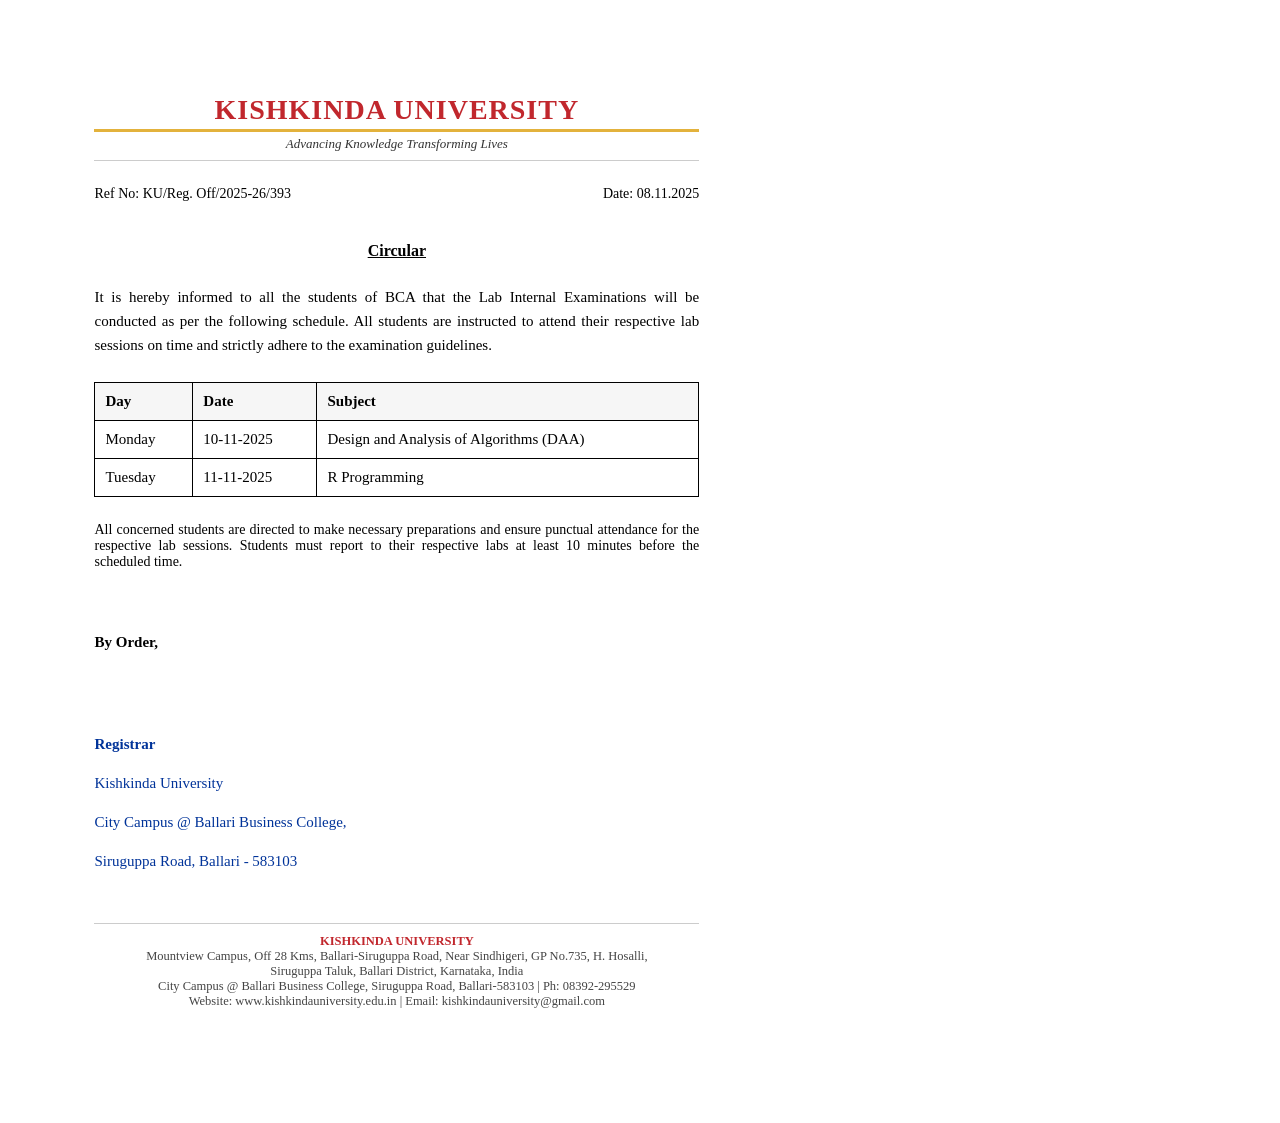
<file: html/lab.html>
<!DOCTYPE html>
<html lang="en">
<head>
<meta charset="UTF-8">
<meta name="viewport" content="width=device-width, initial-scale=1.0">
<title>Kishkinda University - Lab Internal Circular</title>
<style>
  /* A4 Sheet Setup */
  @page {
    size: A4;
    margin: 25mm 25mm 25mm 25mm;
  }

  body {
    font-family: "Times New Roman", Times, serif;
    color: #000;
    background: #fff;
    margin: 0;
    padding: 0;
  }

  .sheet {
    width: 210mm;
    min-height: 297mm;
    padding: 25mm 25mm 25mm 25mm;
    box-sizing: border-box;
  }

  /* Header */
  .header {
    text-align: center;
    border-bottom: 1.5px solid #ccc;
    padding-bottom: 8px;
    margin-bottom: 25px;
  }

  .header h1 {
    color: #c1272d; /* Red-orange tone */
    font-size: 28px;
    margin: 0;
    font-weight: bold;
    letter-spacing: 1px;
  }

  .gold-line {
    height: 3px;
    width: 100%;
    background-color: #e3b23c;
    margin: 3px 0;
  }

  .header p {
    font-style: italic;
    font-size: 13px;
    margin: 4px 0 0 0;
    color: #333;
  }

  /* Meta Info */
  .meta {
    margin-top: 20px;
    font-size: 14px;
  }

  .ref { float: left; }
  .date { float: right; }
  .clear { clear: both; }

  /* Title */
  .title {
    text-align: center;
    margin-top: 40px;
    font-size: 16px;
    font-weight: bold;
    text-decoration: underline;
  }

  /* Body */
  .body-text {
    margin-top: 25px;
    font-size: 15px;
    line-height: 1.6;
    text-align: justify;
  }

  /* Table */
  table {
    width: 100%;
    border-collapse: collapse;
    margin-top: 25px;
    font-size: 15px;
  }

  th, td {
    border: 1px solid #000;
    padding: 10px;
    text-align: left;
  }

  th {
    background-color: #f6f6f6;
    font-weight: bold;
  }

  /* Note */
  .note {
    margin-top: 25px;
    font-size: 14px;
    text-align: justify;
  }

  /* Footer / Signature */
  .footer {
    margin-top: 60px;
    line-height: 1.6;
    font-size: 15px;
    color: #003399;
  }

  .footer .by {
    font-weight: bold;
    color: #000;
  }

  /* Bottom Footer Bar */
  .bottom-footer {
    border-top: 1.5px solid #ccc;
    margin-top: 50px;
    padding-top: 10px;
    font-size: 12.5px;
    text-align: center;
    color: #444;
  }

  .bottom-footer span {
    color: #c1272d;
    font-weight: bold;
  }

  @media print {
    body {
      margin: 0;
    }
    .sheet {
      margin: 0;
      box-shadow: none;
      border: none;
      width: 100%;
      height: 100%;
    }
  }
</style>
</head>
<body>
<div class="sheet">
  <div class="header">
    <h1>KISHKINDA UNIVERSITY</h1>
    <div class="gold-line"></div>
    <p>Advancing Knowledge Transforming Lives</p>
  </div>

  <div class="meta">
    <div class="ref">Ref No: KU/Reg. Off/2025-26/393</div>
    <div class="date">Date: 08.11.2025</div>
    <div class="clear"></div>
  </div>

  <div class="title">Circular</div>

  <div class="body-text">
    It is hereby informed to all the students of BCA that the Lab Internal Examinations
    will be conducted as per the following schedule. All students are instructed to attend
    their respective lab sessions on time and strictly adhere to the examination guidelines.
  </div>

  <table>
    <thead>
      <tr>
        <th>Day</th>
        <th>Date</th>
        <th>Subject</th>
      </tr>
    </thead>
    <tbody>
      <tr>
        <td>Monday</td>
        <td>10-11-2025</td>
        <td>Design and Analysis of Algorithms (DAA)</td>
      </tr>
      <tr>
        <td>Tuesday</td>
        <td>11-11-2025</td>
        <td>R Programming</td>
      </tr>
    </tbody>
  </table>

  <div class="note">
    All concerned students are directed to make necessary preparations and ensure punctual
    attendance for the respective lab sessions. Students must report to their respective labs
    at least 10 minutes before the scheduled time.
  </div>

  <div class="footer">
    <p class="by">By Order,</p><br><br>
    <p><strong>Registrar</strong></p>
    <p>Kishkinda University</p>
    <p>City Campus @ Ballari Business College,</p>
    <p>Siruguppa Road, Ballari - 583103</p>
  </div>

  <div class="bottom-footer">
    <span>KISHKINDA UNIVERSITY</span><br>
    Mountview Campus, Off 28 Kms, Ballari-Siruguppa Road, Near Sindhigeri, GP No.735, H. Hosalli,<br>
    Siruguppa Taluk, Ballari District, Karnataka, India<br>
    City Campus @ Ballari Business College, Siruguppa Road, Ballari-583103 | Ph: 08392-295529<br>
    Website: www.kishkindauniversity.edu.in | Email: kishkindauniversity@gmail.com
  </div>
</div>
</body>
</html>
</file>
<file: styles/bca.css>
@import url('https://fonts.googleapis.com/css2?family=Poppins:wght@400;800&display=swap');
    @import url('https://cdnjs.cloudflare.com/ajax/libs/font-awesome/6.6.0/css/all.min.css');


    /* Custom Styles */

    * {
        scroll-behavior: smooth;
    }
    a{
        text-decoration: none;
    }

    body {
        font-family: poppins;
        display: flex;
        flex-direction: column;
        align-items: center;
        min-height: 100vh;
        margin: 0;

        box-sizing: border-box;
        padding: 0;
        overflow-x: hidden !important;

    }

    /* headingsss n all */
    .course-head {
        height: auto;
        width: 95%;
        background-color: white;
        border-bottom: 4px solid black;
        border-radius: 5px;
        margin-bottom: 15px;
        margin-inline: auto;
        padding-bottom: 10px;

    }

    .course-head-bca {
        text-align: center;
        font-size: 30px;
        font-size: poppins;
        margin: 0;
    }

    .course-head p {
        font-size: 17 px;
        padding: 10px;
    }

    .prj-button {
        height: 30px;
        width: 100px;
        background-color: #333;
        border-radius: 20px;
        margin-left: 80%;
        display: flex;
        align-items: center;
        justify-content: center;
        color: white;
    }

    /* sem cardds */
    .holderr {
        display: flex;
        width: 80%;
        margin-inline: auto;
        background-color: #eeebeb;
        box-shadow: 0 6px 8px rgba(0, 0, 0, 0.1);
        border-radius: 15px;
        overflow: hidden;

    }

    h3 {
        text-align: center;
        font-size: 22px;
    }

    /* Left section with buttons */
    .left-section {
        background-color: #333;
        padding: 5px;
        padding-bottom: 15px;
        display: flex;
        flex-direction: column;
        align-items: center;
        justify-content: center;
        gap: 20px;
        width: 30%;
    }

    .left-section h2 {
        color: white;
    }

    .btn-holderr {
        display: flex;
        align-items: center;
        gap: 20px;
        justify-content: center;
    }

    .button {
        width: 50px;
        height: 50px;
        border-radius: 50%;
        background-color: #cb4b74;

        color: white;
        display: flex;
        justify-content: center;
        align-items: center;
        font-size: 18 px;
        cursor: pointer;
        transition: transform 0.3s ease, background-color 0.3s ease;
    }

    .btnsss {
        display: flex;
        flex-direction: column;
        align-items: center;
        gap: 15px;
        justify-content: center;
    }


    .button:hover {
        transform: scale(1.1);
        background-color: rgba(255, 174, 92, 0.975);
        color: black;
    }

    .button.active {
        background-color: rgba(255, 229, 112, 0.975);
        color: black;
    }

    /* Right section with cardzx content */
    .right-section {
        padding: 20px;
        width: 60%;
        display: flex;
        align-items: center;
        justify-content: center;

    }

    .cardzx {
        display: none;

        padding: 3px;


    }

    .cardzx.active {
        display: block;
    }

    .cardzx h2 {
        font-size: 24px;
        margin-bottom: 10px;
    }

    .cardzx p {
        font-size: 15px;
        color: #333;
    }









    .card {
        background: #fff;
        width: 320px;
        /* display: grid;
               grid-template-rows: repeat(7, auto); 
               min-height: 500px;   */
        box-shadow: 0 4px 8px rgba(0, 0, 0, 0.2);
        border-radius: 15px;
        display: flex;
        flex-direction: column;
    }

    .card a {
        text-decoration: none;
        color: #cb4b74;
    }

    .card-head a {
        color: white !important;
    }

    .part {
        display: flex;

        align-items: center;
        height: 40px;
        border-bottom: 1px solid #d3d2d2;
        padding: 10px;
    }

    /* loading-styles */
    .part-loading {
        display: flex;
        justify-content: space-around;
    }

    .text-loading {
        background-color: rgb(148, 148, 148);
        border-radius: 4px;
        width: 70% !important;
    }

    .image-loading {
        background-color: rgb(148, 148, 148);
        height: 40px;
        width: 40px;
        border-radius: 50%;

    }

    /* loading-complete */

    .text {
        text-align: left;
        font-size: 15px;
        width: 80% !important;
        color: #333;
    }

    .softwares {
        text-align: left;
        font-size: 13px;
        width: 95% !important;
        color: #333;
    }

    #links {
        font-size: 12px;
        display: flex;
        justify-content: space-around;

    }

    #links a {
        text-decoration: underline;
    }

    .image-holderr {
        /* flex: 1; */
        display: flex;
        justify-content: center;
        align-items: center;
        width: 30%;
        overflow: visible;
        position: relative;
    }

    .image-holderr img {
        width: 50px;
        height: 50px !important;
        border-radius: 50%;
        transition: transform 0.3s ease;
    }

    .image-holderr:hover img {
        transform: scale(2.8);
        z-index: 3;
    }

    p {
        padding: 0;
        margin: 0;
    }

    .card-head {
        width: 100%;
        background-color: #333;
        height: 40px;
        display: flex;
        align-items: center;
        justify-content: space-around;
        gap: 50px;
        text-align: center;
        color: white;
        border-top-left-radius: 15px;
        border-top-right-radius: 15px;
    }

    #time-table {
        display: flex;
        gap: 10px;

    }

    #time-table a {
        transition: 0.2s all ease;

    }

    #time-table a:hover {
        transform: scale(1.4);
        color: #6ebeff !important;
    }

    .card-head h2 {
        font-size: 18px;
        font-weight: 500;
    }

    .card-head p {
        font-size: 16px;
        text-transform: capitalize;
    }



    @media (max-width: 768px) {

        .left-section h2 {
            margin: 4px;
        }

        .holderr {
            flex-direction: column;
            width: 94%;
            border: 1px solid black;
        }

        .left-section {
            width: 100%;
            align-items: center;
            justify-content: center;
        }

        .btnsss {
            flex-direction: row;
            gap: 20px;
            margin-top: -10px;
        }

        .btn-holderr {
            flex-direction: column;

        }

        .right-section {
            width: 98%;
            padding: 0;
            padding-top: 20px;
            padding-bottom: 20px;

        }

        .button {
            width: 50px;
            height: 50px;
            color: white;
            font-size: 15px;
            font-weight: 700;

        }

        h3 {
            font-size: 18px;
            padding-inline: 20px;
        }



    }


    /* media sem ends */



    /* projectss */

    /* Stacking cards vertically when screen width is 1000px or less */
    @media (max-width: 1000px) {
        .project-container {
            grid-template-columns: 1fr;
            /* Single column layout */
        }
    }

    #prj-heading {
        text-align: center;
    }

    .holder222 {
        display: flex;
        flex-direction: column;
        width: 95%;
        border: 1px solid black;
        margin-inline: auto;
        background-color: #fff;
        box-shadow: 0 4px 10px rgba(0, 0, 0, 0.1);
        border-radius: 15px;
        overflow: hidden;
        margin-bottom: 20px;
        /* Add margin for multiple sections */
    }

    /* Left section with buttons */
    .left-section222 {
        background-color: #333;
        padding-bottom: 15px;
        padding-top: 15px;
        display: flex;
        align-items: center;
        justify-content: center;
        gap: 20px;
        width: 100%;
    }

    .btnzzp {
        display: flex;
        gap: 15px;
    }

    .button222 {
        width: 50px;
        height: 50px;
        border-radius: 50%;
        background-color: #cb4b74;
        color: white;
        display: flex;
        justify-content: center;
        align-items: center;
        font-size: 18px;
        cursor: pointer;
        transition: transform 0.3s ease, background-color 0.3s ease;
    }

    .button222:hover {
        transform: scale(1.1);
        background-color: rgba(255, 174, 92, 0.975);
        color: black;
    }

    .button222.active {
        background-color: rgba(255, 229, 112, 0.975);
        color: black;
    }

    /* Right section with card content */
    .right-section222 {

        width: 100%;
        display: flex;
        justify-content: center;

    }

    .card222 {
        display: none;
        background-color: white;
        padding: 20px;
        border-radius: 10px;

    }

    .card222.active {
        display: block;
    }

    /* .card222 h2 {
           font-size: 24px;
           margin-bottom: 10px;
       }

       .card222 p {
           font-size: 16px;
           color: #333;
       } */








    /* projects */

    .prj-main {
        width: 100%;
        display: flex;
        justify-content: center;
        align-items: center;
        flex-direction: column;


    }

    .prj-main h4 {
        text-align: center;
        text-decoration: underline;
        padding: 30px;
        margin: 0;
        font-size: 20px;
        font-family: poppins;
    }

    .project-container {
        display: grid;
        padding: 20px;
        place-items: center;
        grid-template-columns: repeat(auto-fit, minmax(500px, 1fr));
        gap: 20px;
        width: 100%;
        max-width: 1250px;
        border-radius: 15px;
    }

    /* Stacking cards vertically when screen width is 1000px or less */
    @media (max-width: 1000px) {
        .project-container {
            grid-template-columns: 1fr;
            /* Single column layout */
        }
    }

    .line {
        width: 90%;
        height: 2px;
        border-radius: 5px;
        border-bottom: 4px solid black;
        margin-top: 20px;
        margin-bottom: 20px;
        margin-inline: auto;
    }

    .project-container h4 {
        font-size: 22px;
    }


    .project-card {

        height: 190px;
        /* increase height if wanna add more than 4 team members  */
        width: 550px;
        color: black;
        display: flex;
        align-items: center;
        justify-content: space-between;
        border: 2px solid black;
        border-radius: 12px;
        overflow: hidden;
        box-shadow: 4px 8px 8px rgba(0, 0, 0, 0.1);

    }

    .project-card p {
        font-size: 14px;
    }

    .left .desc p {
        font-size: 12px;
    }

    .titlee {
        margin: 0;
        font-size: 16px !important;
        font-weight: 600;
        padding-top: 10px !important;
    }


    .left {
        height: 190px;
        width: 70%;
        background-color: #ffffff;
        display: flex;
        flex-direction: column;
        justify-content: space-around;
        padding-left: 10px;

    }

    .left .desc {
        height: 120px;
        width: 95%;

        display: flex;
        align-items: center;
        justify-content: center;
        color: black;
        padding: 5px;
        border-bottom: 1px solid black;
        border-radius: 3px;
    }

    .team {
        height: 100%;
        width: 29%;
        display: flex;
        flex-direction: column;
        justify-content: center;
        align-items: center;
        background-color: #f7f0f0;
        border-left: 2px solid black;
        gap: 3px;
    }

    .team h4 {
        margin: 0;
        padding: 0;
        font-size: 15px;

    }



    .team-images {
        display: flex;
        align-items: center;
        width: 30%;
        overflow: visible;
        position: relative;
        gap: 5px;
        width: 100%;
        align-items: center;
        justify-content: flex-start;
        padding-left: 10px;
    }

    .team-images img {
        width: 35px;
        height: 35px !important;
        border-radius: 50%;
        border: 1px solid black;
        transition: transform 0.3s ease;
    }

    .overlay{
        display: flex;
        gap: 5px;
    }


    .team-images img:hover {
        transform: scale(3.5);
        z-index: 3;
    }

    .date-url {
        display: flex;
        justify-content: center;
        gap: 5px;
        align-items: center;
        padding-bottom: 5px;
    }

    .date-url a {
        text-decoration: none;
        color: black;
    }

    #url-a {
        transition: 0.1s all ease;
    }

    #url-a:hover {
        transform: scale(1.02);

    }

    .date {
        height: 30px;
        min-width: 40%;
        display: flex;
        justify-content: center;
        font-size: 12px;
        align-items: center;
        margin: 0;

    }

    #team-contact {
        padding-right: 8px;
        font-size: 15px;
        transition: all ease 0.1s;
    }

    #team-contact:hover {
        transform: scale(1.2);
        color: #97433d;
    }




    @media (max-width: 480px) {
        .left-section222 {
            flex-direction: column;
        }

        .button222 {
            width: 40px;
            height: 40px;
            font-size: 16px;
            font-weight: 500;
        }

        .project-container {
            grid-template-columns: repeat(1, minmax(300px, 1fr)) !important;
            width: 90%;
        }

        .project-card {
            width: 320px !important;
            flex-direction: column;
            height: 260px !important;
        }

        .left {
            width: 97% !important;
        }

        .titlee {
            padding-top: 10px !important;
        }

        .desc {
            height: 90px !important;
            margin: 5px !important;
            margin-bottom: 10px !important;

        }

        .date {
            align-items: flex-start;

        }

        .date-url {
            align-items: flex-start;
            padding: 0;
        }

        .team {
            flex-direction: row !important;
            width: 99% !important;
            border-top: 2px solid black;
            border-left: none;

        }

        .team h4 {
            display: none;
        }

        .team-images {
            flex-direction: column;
            gap: 3px;
        }

        .team-images img {
            width: 45px !important;
            height: 45px !important;
        }

    }


    /* projects endss */









    /* footer  */
    .foooter {
        height: auto;
        display: flex;
        width: 100%;
        background-color: #333;
        justify-content: center;
        align-items: center;
        color: white;
        transition: 0.5s all ease;
        overflow: hidden;
    }

    .foooter h5 {
        margin: 0;
    }

    .foooter a {
        text-decoration: none;
        color: white;
    }

    .foooter a:hover {
        color: rgb(242, 139, 159);
        transform: scale(1.4);
    }

.address-div {
    width: 40%;
    display: flex;
    flex-direction: column;
    align-content: flex-end;
    justify-content: center;
    height: 90%;
    padding: 10px;
}

.desadd15{
    font-size: 15px !important;
}

    .address-heading {
        font-size: 18px;
        text-align: center;
    }

    .sub-address-heading {
        font-size: 14px;
        padding-top: 10px;

    }

    .description-address {
        font-size: 13px;
    }

    .courses-div {
        width: 30%;
        height: 90%;
        padding: 10px;

        /* background-color: greenyellow; */
    }

    .ug-sub {
        font-size: 13px;
        word-spacing: 10px;
    }

    .contact-div {
        width: 30%;
        height: 90%;

        padding: 10px;
    }

    .contact-div i {
        padding: 10px;
    }

    .contact-div h5 {
        margin-top: 10px;
    }

    .s-media {
        display: flex;
        justify-content: space-around;
        text-align: center;
        padding-inline: 20px;

    }

    .s-c-media {
        display: flex;
        justify-content: center;

        gap: 60px;
        text-align: center;
        padding-inline: 20px;
    }

    #nh {
        font-family: Verdana, Geneva, Tahoma, sans-serif;
        text-align: right;
        position: relative;
        top: -15px;
        padding-right: 20px;
        padding-top: 20px;
        margin: 0;
        right: 20px;
        color: white;
        font-size: 20px;
    }



    @media (max-width: 480px) {
        html {
            max-width: 100vw !important;
            overflow-x: hidden !important;
        }

        .course-head {
            height: auto;
            padding-bottom: 10px;

        }

        .course-head p {
            font-size: 12px;
            padding: 5px;
        }

        .prj-button {
            margin-left: 70%;
        }

        .image-container:hover img {
            transform: scale(1);

        }

        .image-container img:hover {
            transform: scale(2.8);
            z-index: 3;
        }

        .text {
            font-size: 15px;
        }

        .card-container {
            grid-template-columns: none;
        }

        .card {
            width: 310px;
        }

        .foooter {
            height: 760px !important;
            flex-direction: column;
            padding: 10px;
        }


        .address-div,
        .contact-div,
        .courses-div {
            width: 100% !important;
        }

        .contact-div {
            height: 26% !important;
        }

        .courses-div {
            height: 37% !important;
            border-top: 2px solid white;
            border-bottom: 2px solid white;
        }

        .address-div {
            height: 37%
        }

        #nh {
            display: none;
        }


    }

    /* media ends  */

    .part .text b {
        padding-right: 3px;
        text-transform: capitalize;
    }
</file>
